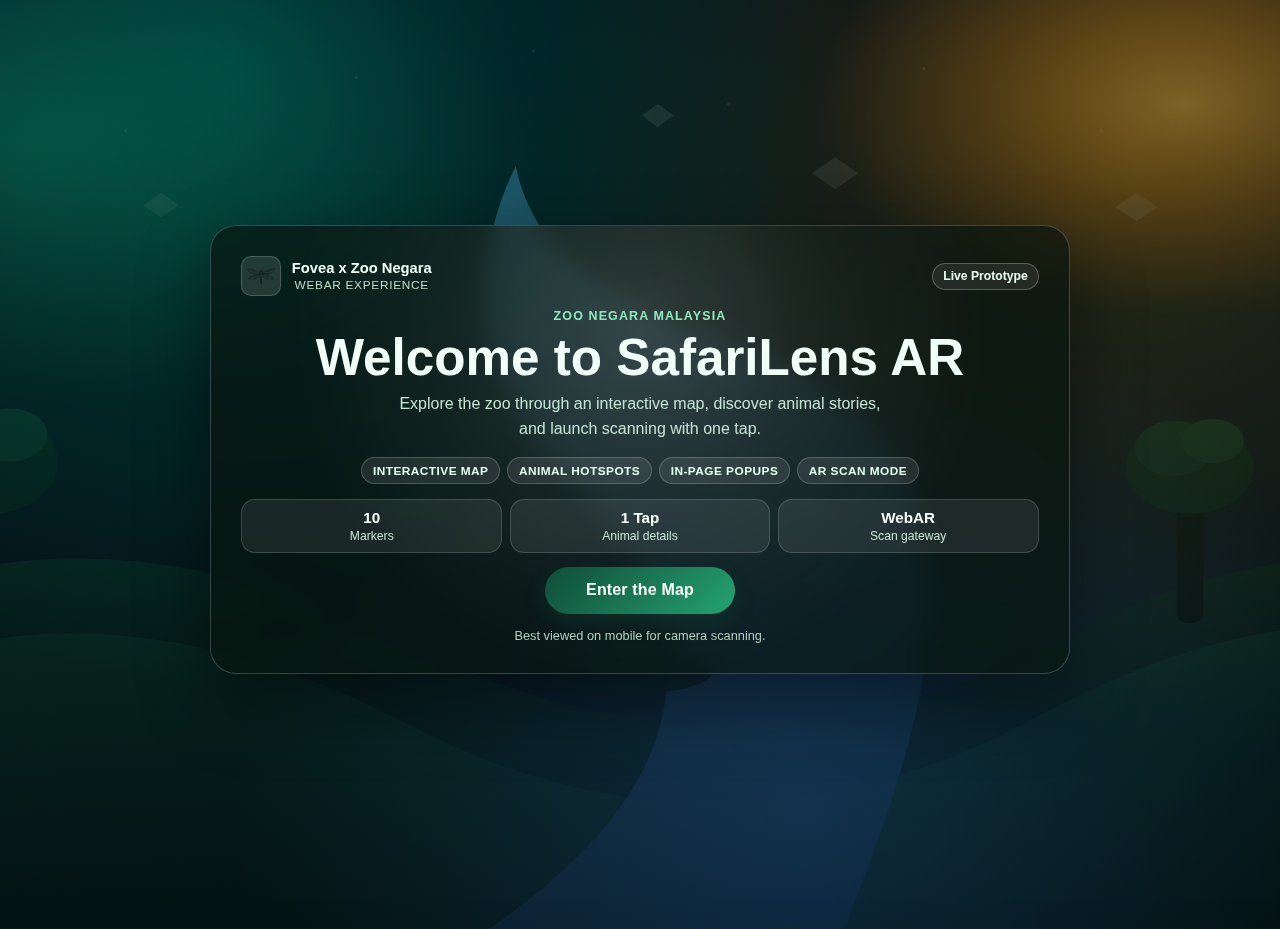
<file: index.html>
<!doctype html>
<html lang="en">
<head>
  <meta charset="utf-8" />
  <meta name="viewport" content="width=device-width,initial-scale=1,viewport-fit=cover" />
  <title>SafariLens AR | Zoo Negara</title>
  <link rel="stylesheet" href="style.css" />
</head>
<body class="welcomeBody">
  <main class="welcome">
    <div class="welcome__bg" aria-hidden="true"></div>
    <div class="welcome__noise" aria-hidden="true"></div>

    <section id="welcomeCard" class="welcomeCard" aria-labelledby="welcomeTitle">
      <header class="welcomeCard__header">
        <div class="welcomeBrand">
          <img src="brand/fovea-logo.png" alt="Fovea logo" class="welcomeBrand__logo" />
          <div>
            <div class="welcomeBrand__name">Fovea x Zoo Negara</div>
            <div class="welcomeBrand__sub">WebAR Experience</div>
          </div>
        </div>
        <div class="welcomeBadge">Live Prototype</div>
      </header>

      <p class="welcomeCard__eyebrow">Zoo Negara Malaysia</p>
      <h1 id="welcomeTitle" class="welcomeCard__title">Welcome to SafariLens AR</h1>
      <p class="welcomeCard__subtitle">
        Explore the zoo through an interactive map, discover animal stories, and launch scanning with one tap.
      </p>

      <div class="welcomeCard__chips" aria-label="Experience highlights">
        <span class="welcomeChip">Interactive map</span>
        <span class="welcomeChip">Animal hotspots</span>
        <span class="welcomeChip">In-page popups</span>
        <span class="welcomeChip">AR scan mode</span>
      </div>

      <div class="welcomeCard__stats" aria-hidden="true">
        <div class="welcomeStat">
          <div class="welcomeStat__value">10</div>
          <div class="welcomeStat__label">Markers</div>
        </div>
        <div class="welcomeStat">
          <div class="welcomeStat__value">1 Tap</div>
          <div class="welcomeStat__label">Animal details</div>
        </div>
        <div class="welcomeStat">
          <div class="welcomeStat__value">WebAR</div>
          <div class="welcomeStat__label">Scan gateway</div>
        </div>
      </div>

      <div class="welcomeCard__actions">
        <a class="btn btn--primary btn--large" href="map.html">Enter the Map</a>
      </div>

      <p class="welcomeCard__note">
        Best viewed on mobile for camera scanning.
      </p>
    </section>
  </main>
  <script src="welcome.js"></script>
</body>
</html>
</file>
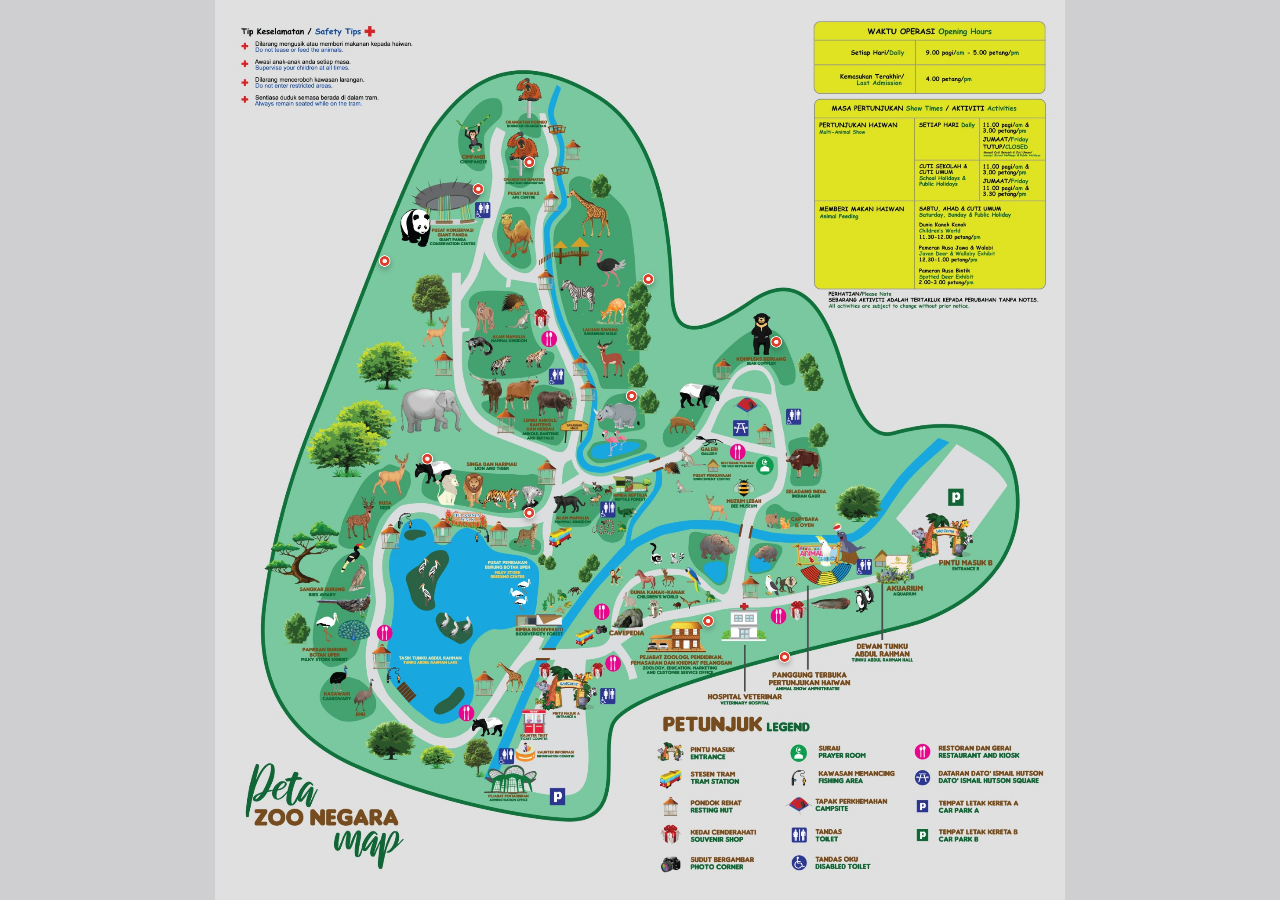
<file: map.html>
<!doctype html>
<html lang="en">
<head>
  <meta charset="utf-8" />
  <meta name="viewport" content="width=device-width,initial-scale=1,viewport-fit=cover" />
  <title>SafariLens AR Map | Zoo Negara</title>
  <link rel="stylesheet" href="style.css" />
</head>
<body class="mapOnlyBody">
  <main id="mapStage" class="mapStage" aria-label="Zoo Negara interactive animal map">
    <div id="mapViewport" class="mapViewport" tabindex="0" aria-label="Map viewport">
      <div id="mapInner" class="mapInner">
        <img id="mapImage" src="zoo_map.jpg" alt="Zoo Negara map" draggable="false" />
        <div id="markerLayer" class="markerLayer"></div>
      </div>
    </div>

    <article id="popover" class="popover" hidden role="dialog" aria-labelledby="popoverTitle">
      <button id="btnClosePopover" class="iconBtn" aria-label="Close animal details">x</button>
      <h2 id="popoverTitle" class="popover__title"></h2>
      <p id="popoverMeta" class="popover__meta"></p>
      <div class="popover__media">
        <canvas id="popoverImageCanvas" class="popover__image" width="320" height="180" role="img" aria-label="Animal preview image"></canvas>
      </div>
      <p id="popoverDescription" class="popover__description"></p>
      <ul id="popoverFacts" class="popover__facts"></ul>
      <div class="popover__actions">
        <a class="btn btn--primary" href="scan/index.html">Scan in WebAR</a>
      </div>
    </article>
  </main>

  <script src="app.js"></script>
</body>
</html>
</file>
<file: style.css>
:root {
  --bg: #f4f7f2;
  --green-900: #0f4c3a;
  --green-700: #1f7a58;
  --green-500: #25a36f;
  --cream: #fffef8;
  --ink: #102619;
  --muted: #355248;
  --danger: #dd3d2a;
  --shadow: 0 16px 40px rgba(18, 49, 35, 0.22);
  --marker-size: clamp(18px, 2.8vw, 26px);
}

* {
  box-sizing: border-box;
}

html,
body {
  margin: 0;
  width: 100%;
  height: 100%;
  font-family: "Trebuchet MS", "Segoe UI", sans-serif;
  color: var(--ink);
}

.btn {
  display: inline-flex;
  align-items: center;
  justify-content: center;
  border: 0;
  border-radius: 999px;
  cursor: pointer;
  text-decoration: none;
  font-weight: 700;
  letter-spacing: 0.01em;
  padding: 0.72rem 1.2rem;
  transition: transform 0.16s ease, filter 0.16s ease;
}

.btn:hover {
  transform: translateY(-1px) scale(1.01);
  filter: brightness(1.03);
}

.btn:active {
  transform: translateY(0);
}

.btn--primary {
  color: #f7fff9;
  background: linear-gradient(135deg, var(--green-900), var(--green-500));
  box-shadow: 0 10px 20px rgba(15, 76, 58, 0.3);
}

.btn--ghost {
  color: var(--green-900);
  background: #edf7f0;
  border: 1px solid #c4decf;
}

.btn--large {
  min-width: 190px;
  padding: 0.9rem 1.5rem;
  font-size: 1rem;
}

/* Welcome page */
.welcomeBody {
  background: #06090d;
  overflow: hidden;
}

.welcome {
  position: relative;
  width: 100%;
  min-height: 100svh;
  min-height: 100dvh;
  display: grid;
  place-items: center;
  padding: clamp(0.9rem, 2.4vw, 1.4rem);
  isolation: isolate;
}

.welcome__bg {
  position: absolute;
  inset: -15px;
  background:
    radial-gradient(circle at 20% 10%, rgba(0, 240, 183, 0.18), transparent 45%),
    radial-gradient(circle at 86% 18%, rgba(255, 179, 0, 0.14), transparent 42%),
    radial-gradient(circle at 62% 88%, rgba(75, 161, 255, 0.16), transparent 48%),
    linear-gradient(180deg, rgba(6, 9, 13, 0.55), rgba(6, 9, 13, 0.88)),
    url("brand/welcome-bg.svg") center/cover no-repeat;
  filter: saturate(1.08) contrast(1.04);
  transform: scale(1.03);
  animation: drift 14s ease-in-out infinite;
  z-index: 0;
}

.welcome__noise {
  position: absolute;
  inset: 0;
  pointer-events: none;
  z-index: 0;
  opacity: 0.09;
  mix-blend-mode: overlay;
  background-image: url("data:image/svg+xml,%3Csvg xmlns='http://www.w3.org/2000/svg' width='230' height='230'%3E%3Cfilter id='n'%3E%3CfeTurbulence type='fractalNoise' baseFrequency='.72' numOctaves='3' stitchTiles='stitch'/%3E%3C/filter%3E%3Crect width='230' height='230' filter='url(%23n)' opacity='.42'/%3E%3C/svg%3E");
}

.welcomeCard {
  position: relative;
  z-index: 1;
  width: min(860px, 100%);
  border-radius: 26px;
  border: 1px solid rgba(255, 255, 255, 0.2);
  background: rgba(7, 19, 14, 0.66);
  backdrop-filter: blur(12px);
  box-shadow: 0 28px 72px rgba(0, 0, 0, 0.44);
  padding: clamp(1.2rem, 2.8vw, 1.9rem);
  text-align: center;
  overflow: auto;
  max-height: calc(100dvh - 1.8rem);
  transform-style: preserve-3d;
  transform: perspective(1000px) rotateX(var(--welcome-rx, 0deg)) rotateY(var(--welcome-ry, 0deg));
  transition: transform 220ms ease;
}

.welcomeCard::before {
  content: "";
  position: absolute;
  inset: 0;
  border-radius: inherit;
  background: radial-gradient(560px circle at var(--mx, 50%) var(--my, 24%),
      rgba(255, 255, 255, 0.16),
      rgba(255, 255, 255, 0.05) 34%,
      transparent 62%);
  pointer-events: none;
  z-index: 0;
}

.welcomeCard > * {
  position: relative;
  z-index: 1;
}

.welcomeCard__header {
  display: flex;
  align-items: center;
  justify-content: space-between;
  gap: 0.8rem;
  margin-bottom: 0.8rem;
}

.welcomeBrand {
  display: flex;
  align-items: center;
  gap: 0.65rem;
  min-width: 0;
}

.welcomeBrand__logo {
  width: 40px;
  height: 40px;
  border-radius: 10px;
  object-fit: contain;
  background: rgba(255, 255, 255, 0.12);
  border: 1px solid rgba(255, 255, 255, 0.18);
  padding: 5px;
}

.welcomeBrand__name {
  font-weight: 800;
  color: #f2fff8;
  font-size: 0.92rem;
}

.welcomeBrand__sub {
  margin-top: 0.12rem;
  color: #bfdac8;
  font-size: 0.74rem;
  text-transform: uppercase;
  letter-spacing: 0.06em;
}

.welcomeBadge {
  border-radius: 999px;
  border: 1px solid rgba(255, 255, 255, 0.24);
  background: rgba(255, 255, 255, 0.08);
  color: #ebfff4;
  font-weight: 700;
  font-size: 0.76rem;
  padding: 0.34rem 0.62rem;
  white-space: nowrap;
}

.welcomeCard__eyebrow {
  margin: 0;
  color: #8de8ba;
  font-weight: 800;
  text-transform: uppercase;
  letter-spacing: 0.09em;
  font-size: 0.78rem;
}

.welcomeCard__title {
  margin: 0.58rem 0 0.45rem;
  font-size: clamp(2rem, 6vw, 3.2rem);
  line-height: 1.02;
  color: #f0fff7;
  text-wrap: balance;
}

.welcomeCard__subtitle {
  margin: 0 auto 1rem;
  max-width: 56ch;
  font-size: 1rem;
  color: #c4e4d2;
  line-height: 1.55;
}

.welcomeCard__chips {
  display: flex;
  justify-content: center;
  gap: 0.42rem;
  flex-wrap: wrap;
}

.welcomeChip {
  display: inline-flex;
  align-items: center;
  border-radius: 999px;
  border: 1px solid rgba(255, 255, 255, 0.2);
  background: rgba(255, 255, 255, 0.09);
  color: #e2fff1;
  font-size: 0.74rem;
  font-weight: 700;
  padding: 0.34rem 0.68rem;
  text-transform: uppercase;
  letter-spacing: 0.04em;
}

.welcomeCard__actions {
  margin-top: 0.9rem;
}

.welcomeCard__stats {
  margin-top: 0.9rem;
  display: grid;
  grid-template-columns: repeat(3, minmax(0, 1fr));
  gap: 0.46rem;
}

.welcomeStat {
  border: 1px solid rgba(255, 255, 255, 0.16);
  border-radius: 14px;
  background: rgba(255, 255, 255, 0.08);
  padding: 0.56rem 0.48rem;
}

.welcomeStat__value {
  font-weight: 900;
  color: #f6fff9;
  font-size: 0.95rem;
}

.welcomeStat__label {
  margin-top: 0.18rem;
  font-size: 0.76rem;
  color: #c4e4d2;
}

.welcomeCard__note {
  margin: 0.9rem 0 0;
  color: #afcfbe;
  font-size: 0.8rem;
}

@keyframes drift {
  0% {
    transform: scale(1.03) translate3d(0, 0, 0);
  }
  50% {
    transform: scale(1.03) translate3d(0.8%, -0.9%, 0);
  }
  100% {
    transform: scale(1.03) translate3d(0, 0, 0);
  }
}

/* Map-only page */
.mapOnlyBody {
  overflow: hidden;
  background: #cfced1;
  overscroll-behavior: none;
  -webkit-tap-highlight-color: transparent;
}

.mapStage {
  position: relative;
  width: 100vw;
  height: 100svh;
  height: 100dvh;
}

.mapViewport {
  position: absolute;
  inset: 0;
  overflow: hidden;
  touch-action: none;
  outline: none;
  cursor: grab;
}

.mapViewport.is-dragging {
  cursor: grabbing;
}

.mapInner {
  position: absolute;
  left: 0;
  top: 0;
  transform-origin: 0 0;
  will-change: transform;
  user-select: none;
  -webkit-user-select: none;
}

#mapImage {
  display: block;
  user-select: none;
  -moz-user-select: none;
  -ms-user-select: none;
  -webkit-user-drag: none;
  -webkit-user-select: none;
  pointer-events: none;
}

.markerLayer {
  position: absolute;
  inset: 0;
  pointer-events: none;
  user-select: none;
  -webkit-user-select: none;
}

.marker {
  position: absolute;
  width: var(--marker-size);
  height: var(--marker-size);
  transform: translate(-50%, -50%);
  border-radius: 50%;
  border: 2px solid #ffffff;
  background: var(--danger);
  cursor: pointer;
  box-shadow: 0 6px 14px rgba(0, 0, 0, 0.28);
  animation: pulse 1.6s ease-out infinite;
  pointer-events: auto;
}

.marker::after {
  content: "";
  position: absolute;
  width: calc(var(--marker-size) * 0.38);
  height: calc(var(--marker-size) * 0.38);
  left: 50%;
  top: 50%;
  transform: translate(-50%, -50%);
  border-radius: 50%;
  background: #fff5f2;
}

.marker--selected {
  box-shadow: 0 0 0 5px rgba(221, 61, 42, 0.25), 0 6px 18px rgba(0, 0, 0, 0.35);
  animation: none;
}

@keyframes pulse {
  0% {
    box-shadow: 0 0 0 0 rgba(221, 61, 42, 0.48), 0 6px 12px rgba(0, 0, 0, 0.22);
  }
  100% {
    box-shadow: 0 0 0 15px rgba(221, 61, 42, 0), 0 6px 12px rgba(0, 0, 0, 0.22);
  }
}

.popover {
  position: absolute;
  z-index: 50;
  width: min(330px, calc(100vw - 1.2rem));
  max-height: min(78dvh, 560px);
  overflow-y: auto;
  background: color-mix(in srgb, #ffffff 90%, #ecf6ef 10%);
  color: var(--ink);
  border: 1px solid #cae3d5;
  border-radius: 18px;
  box-shadow: var(--shadow);
  padding: 0.85rem 0.95rem 0.95rem;
}

.popover__title {
  margin: 0;
  font-size: 1.05rem;
  line-height: 1.25;
  padding-right: 2rem;
}

.popover__meta {
  margin: 0.32rem 0 0;
  color: #406254;
  font-size: 0.82rem;
  font-weight: 700;
  text-transform: uppercase;
  letter-spacing: 0.06em;
}

.popover__media {
  margin-top: 0.58rem;
}

.popover__image {
  width: 100%;
  height: auto;
  display: block;
  border-radius: 12px;
  border: 1px solid #cbe4d5;
  background: #dceadf;
}

.popover__description {
  margin: 0.65rem 0;
  font-size: 0.92rem;
  line-height: 1.45;
}

.popover__facts {
  margin: 0;
  padding-left: 1.15rem;
  color: #1e3c31;
  font-size: 0.87rem;
  line-height: 1.45;
}

.popover__actions {
  margin-top: 0.8rem;
}

.iconBtn {
  position: absolute;
  right: 0.55rem;
  top: 0.55rem;
  border: 1px solid #bfd9cb;
  width: 1.85rem;
  height: 1.85rem;
  border-radius: 50%;
  background: #f7fff9;
  cursor: pointer;
  font-weight: 700;
  color: #325648;
}

.iconBtn:hover {
  background: #edf8f0;
}

.popover--mobile {
  width: min(380px, calc(100vw - 1rem));
  padding-bottom: calc(0.95rem + env(safe-area-inset-bottom));
}

@media (max-width: 760px) {
  .welcomeCard {
    border-radius: 22px;
    max-height: calc(100dvh - 1.2rem);
    padding: 1rem;
  }

  .welcomeCard__header {
    flex-direction: column;
    align-items: flex-start;
  }

  .welcomeCard__stats {
    grid-template-columns: 1fr;
  }

  .popover {
    width: min(360px, calc(100vw - 1rem));
    max-height: min(72dvh, 540px);
    border-radius: 16px;
  }

  .iconBtn {
    width: 2.15rem;
    height: 2.15rem;
  }
}

@media (prefers-reduced-motion: reduce) {
  .welcome__bg {
    animation: none;
  }

  .welcomeCard {
    transition: none;
    transform: none;
  }
}
</file>
